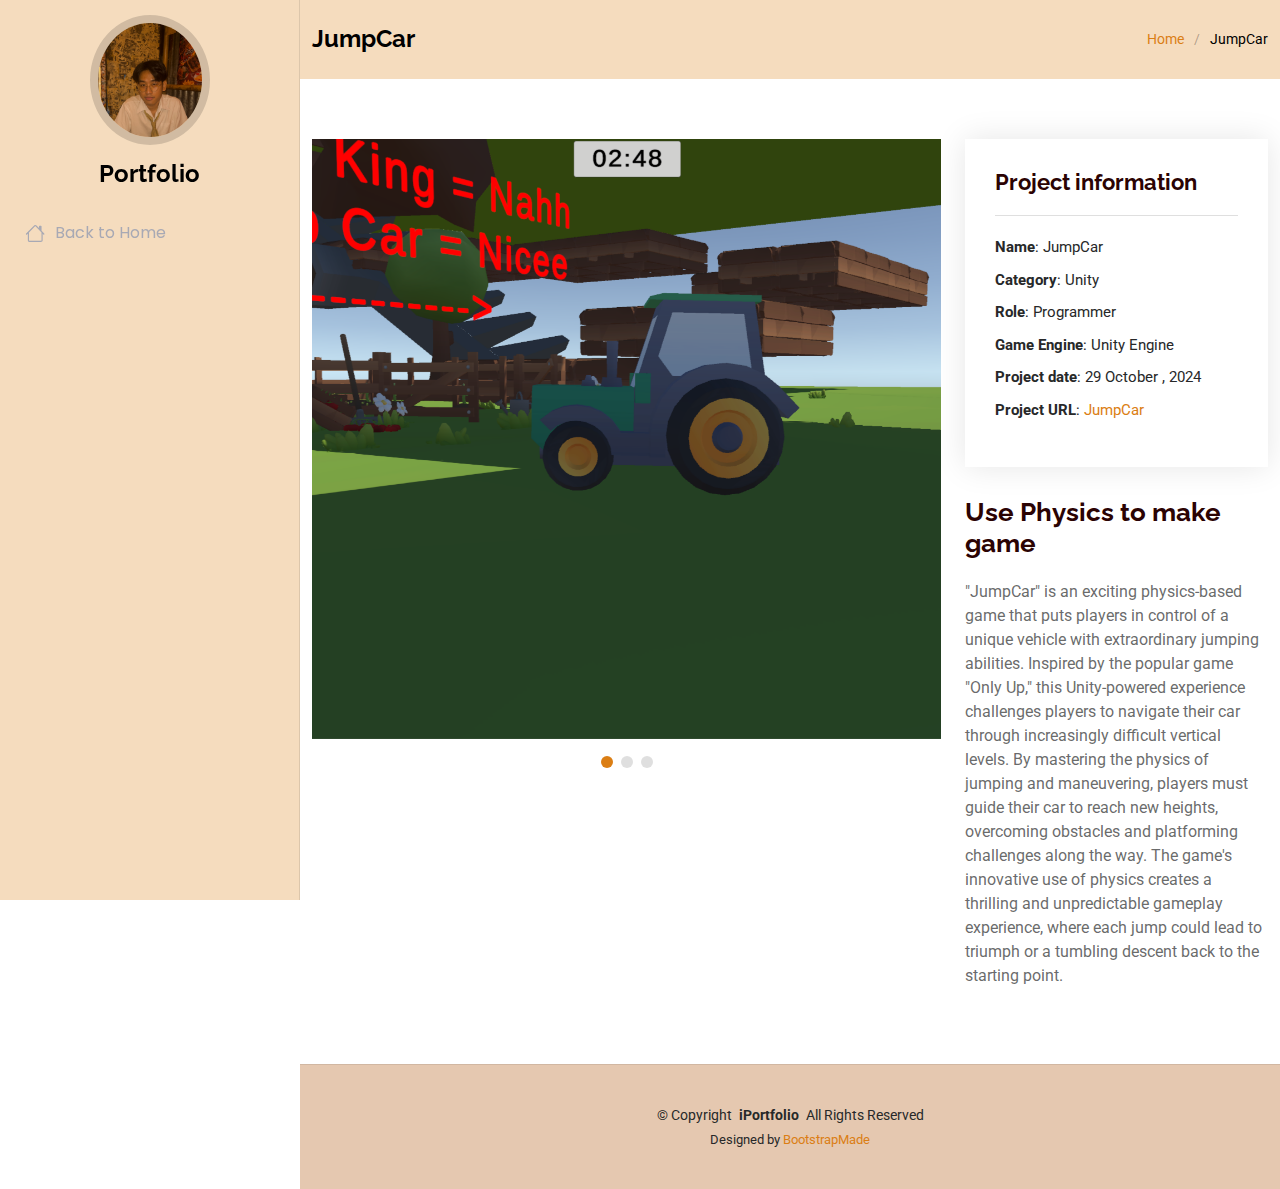
<file: unity2-details.html>
<!DOCTYPE html>
<html lang="en">

<head>
  <meta charset="utf-8">
  <meta content="width=device-width, initial-scale=1.0" name="viewport">
  <title>JumpCar</title>
  <meta content="" name="description">
  <meta content="" name="keywords">

  <!-- Favicons -->
  <link href="assets/img/RedHairIcon.png" rel="icon">
  <link href="assets/img/Redhead.png" rel="apple-touch-icon">

  <!-- Fonts -->
  <link href="https://fonts.googleapis.com" rel="preconnect">
  <link href="https://fonts.gstatic.com" rel="preconnect" crossorigin>
  <link href="https://fonts.googleapis.com/css2?family=Roboto:ital,wght@0,100;0,300;0,400;0,500;0,700;0,900;1,100;1,300;1,400;1,500;1,700;1,900&family=Poppins:ital,wght@0,100;0,200;0,300;0,400;0,500;0,600;0,700;0,800;0,900;1,100;1,200;1,300;1,400;1,500;1,600;1,700;1,800;1,900&family=Raleway:ital,wght@0,100;0,200;0,300;0,400;0,500;0,600;0,700;0,800;0,900;1,100;1,200;1,300;1,400;1,500;1,600;1,700;1,800;1,900&display=swap" rel="stylesheet">

  <!-- Vendor CSS Files -->
  <link href="assets/vendor/bootstrap/css/bootstrap.min.css" rel="stylesheet">
  <link href="assets/vendor/bootstrap-icons/bootstrap-icons.css" rel="stylesheet">
  <link href="assets/vendor/aos/aos.css" rel="stylesheet">
  <link href="assets/vendor/glightbox/css/glightbox.min.css" rel="stylesheet">
  <link href="assets/vendor/swiper/swiper-bundle.min.css" rel="stylesheet">

  <!-- Main CSS File -->
  <link href="assets/css/main.css" rel="stylesheet">

  <!-- =======================================================
  * Template Name: iPortfolio
  * Template URL: https://bootstrapmade.com/iportfolio-bootstrap-portfolio-websites-template/
  * Updated: Jun 29 2024 with Bootstrap v5.3.3
  * Author: BootstrapMade.com
  * License: https://bootstrapmade.com/license/
  ======================================================== -->
</head>

<body class="portfolio-details-page">

  <header id="header" class="header dark-background d-flex flex-column">
    <i class="header-toggle d-xl-none bi bi-list"></i>

    <div class="profile-img">
      <img src="assets/img/Profileimg.jpg" alt="" class="img-fluid rounded-circle">
    </div>

    <a href="index.html" class="logo d-flex align-items-center justify-content-center">
      <!-- Uncomment the line below if you also wish to use an image logo -->
      <!-- <img src="assets/img/logo.png" alt=""> -->
      <h1 class="sitename">Portfolio</h1>
    </a>

    <nav id="navmenu" class="navmenu">
      <ul>
        <li><a href="index.html" class="home-button"><i class="bi bi-house navicon"></i>Back to Home</a></li>
      </ul>
    </nav>

  </header>

  <main class="main">

    <!-- Page Title -->
    <div class="page-title dark-background">
      <div class="container d-lg-flex justify-content-between align-items-center">
        <h1 class="mb-2 mb-lg-0">JumpCar</h1>
        <nav class="breadcrumbs">
          <ol>
            <li><a href="index.html">Home</a></li>
            <li class="current">JumpCar</li>
          </ol>
        </nav>
      </div>
    </div><!-- End Page Title -->

    <!-- Portfolio Details Section -->
    <section id="portfolio-details" class="portfolio-details section">

      <div class="container" data-aos="fade-up" data-aos-delay="100">

        <div class="row gy-4">

          <div class="col-lg-8">
            <div class="portfolio-details-slider swiper init-swiper">

              <script type="application/json" class="swiper-config">
                {
                  "loop": true,
                  "speed": 600,
                  "autoplay": {
                    "delay": 5000
                  },
                  "slidesPerView": "auto",
                  "pagination": {
                    "el": ".swiper-pagination",
                    "type": "bullets",
                    "clickable": true
                  }
                }
              </script>

              <div class="swiper-wrapper align-items-center">

                <div class="swiper-slide">
                  <img src="assets/img/portfolio/Unity3.png" alt="" style="width: 100%; height: 600px; object-fit: cover;">
                </div>

                <div class="swiper-slide">
                  <img src="assets/img/portfolio/Unity4.png" alt="" style="width: 100%; height: 600px; object-fit: cover;">
                </div>

                <div class="swiper-slide">
                  <img src="assets/img/portfolio/Unity5.png" alt="" style="width: 100%; height: 600px; object-fit: cover;">
                </div>

              </div>
              <div class="swiper-pagination"></div>
            </div>
          </div>

          <div class="col-lg-4">
            <div class="portfolio-info" data-aos="fade-up" data-aos-delay="200">
              <h3>Project information</h3>
              <ul>
                <li><strong>Name</strong>: JumpCar </li>
                <li><strong>Category</strong>: Unity </li>
                <li><strong>Role</strong>: Programmer </li>
                <li><strong>Game Engine</strong>: Unity Engine </li>
                <li><strong>Project date</strong>: 29 October , 2024</li>
                <li><strong>Project URL</strong>: <a href="https://drive.google.com/drive/folders/1QZs2E-kTaj6EzwCSWVmgqs0EepuxOCgJ?usp=sharing">JumpCar</a></li>
              </ul>
            </div>
            <div class="portfolio-description" data-aos="fade-up" data-aos-delay="300">
              <h2>Use Physics to make game</h2>
              <p>
                "JumpCar" is an exciting physics-based game that puts players in control of a unique vehicle with extraordinary jumping abilities. Inspired by the popular game "Only Up," this Unity-powered experience challenges players to navigate their car through increasingly difficult vertical levels. By mastering the physics of jumping and maneuvering, players must guide their car to reach new heights, overcoming obstacles and platforming challenges along the way. The game's innovative use of physics creates a thrilling and unpredictable gameplay experience, where each jump could lead to triumph or a tumbling descent back to the starting point.
              </p>
            </div>
          </div>

        </div>

      </div>

    </section><!-- /Portfolio Details Section -->

  </main>

  <footer id="footer" class="footer position-relative light-background">

    <div class="container">
      <div class="copyright text-center ">
        <p>© <span>Copyright</span> <strong class="px-1 sitename">iPortfolio</strong> <span>All Rights Reserved</span></p>
      </div>
      <div class="credits">
        <!-- All the links in the footer should remain intact. -->
        <!-- You can delete the links only if you've purchased the pro version. -->
        <!-- Licensing information: https://bootstrapmade.com/license/ -->
        <!-- Purchase the pro version with working PHP/AJAX contact form: [buy-url] -->
        Designed by <a href="https://bootstrapmade.com/">BootstrapMade</a>
      </div>
    </div>

  </footer>

  <!-- Scroll Top -->
  <a href="#" id="scroll-top" class="scroll-top d-flex align-items-center justify-content-center"><i class="bi bi-arrow-up-short"></i></a>

  <!-- Preloader -->
  <div id="preloader"></div>

  <!-- Vendor JS Files -->
  <script src="assets/vendor/bootstrap/js/bootstrap.bundle.min.js"></script>
  <script src="assets/vendor/php-email-form/validate.js"></script>
  <script src="assets/vendor/aos/aos.js"></script>
  <script src="assets/vendor/typed.js/typed.umd.js"></script>
  <script src="assets/vendor/purecounter/purecounter_vanilla.js"></script>
  <script src="assets/vendor/waypoints/noframework.waypoints.js"></script>
  <script src="assets/vendor/glightbox/js/glightbox.min.js"></script>
  <script src="assets/vendor/imagesloaded/imagesloaded.pkgd.min.js"></script>
  <script src="assets/vendor/isotope-layout/isotope.pkgd.min.js"></script>
  <script src="assets/vendor/swiper/swiper-bundle.min.js"></script>

  <!-- Main JS File -->
  <script src="assets/js/main.js"></script>

</body>

</html>
</file>
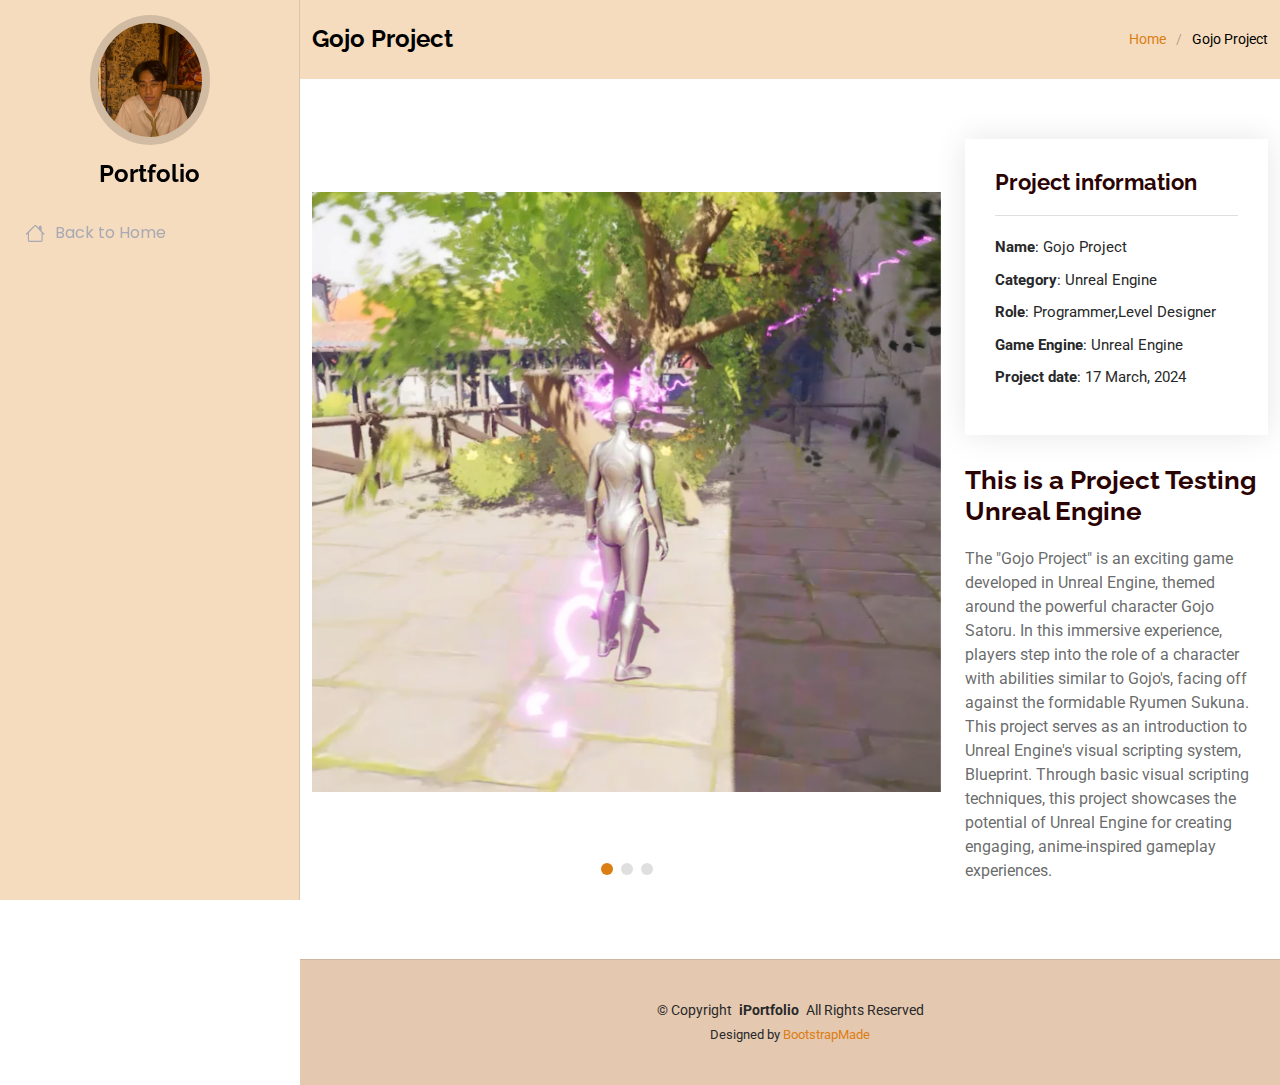
<file: unreal1-details.html>
<!DOCTYPE html>
<html lang="en">

<head>
  <meta charset="utf-8">
  <meta content="width=device-width, initial-scale=1.0" name="viewport">
  <title>Gojo Project</title>
  <meta content="" name="description">
  <meta content="" name="keywords">

  <!-- Favicons -->
  <link href="assets/img/RedHairIcon.png" rel="icon">
  <link href="assets/img/Redhead.png" rel="apple-touch-icon">

  <!-- Fonts -->
  <link href="https://fonts.googleapis.com" rel="preconnect">
  <link href="https://fonts.gstatic.com" rel="preconnect" crossorigin>
  <link href="https://fonts.googleapis.com/css2?family=Roboto:ital,wght@0,100;0,300;0,400;0,500;0,700;0,900;1,100;1,300;1,400;1,500;1,700;1,900&family=Poppins:ital,wght@0,100;0,200;0,300;0,400;0,500;0,600;0,700;0,800;0,900;1,100;1,200;1,300;1,400;1,500;1,600;1,700;1,800;1,900&family=Raleway:ital,wght@0,100;0,200;0,300;0,400;0,500;0,600;0,700;0,800;0,900;1,100;1,200;1,300;1,400;1,500;1,600;1,700;1,800;1,900&display=swap" rel="stylesheet">

  <!-- Vendor CSS Files -->
  <link href="assets/vendor/bootstrap/css/bootstrap.min.css" rel="stylesheet">
  <link href="assets/vendor/bootstrap-icons/bootstrap-icons.css" rel="stylesheet">
  <link href="assets/vendor/aos/aos.css" rel="stylesheet">
  <link href="assets/vendor/glightbox/css/glightbox.min.css" rel="stylesheet">
  <link href="assets/vendor/swiper/swiper-bundle.min.css" rel="stylesheet">

  <!-- Main CSS File -->
  <link href="assets/css/main.css" rel="stylesheet">

  <!-- =======================================================
  * Template Name: iPortfolio
  * Template URL: https://bootstrapmade.com/iportfolio-bootstrap-portfolio-websites-template/
  * Updated: Jun 29 2024 with Bootstrap v5.3.3
  * Author: BootstrapMade.com
  * License: https://bootstrapmade.com/license/
  ======================================================== -->
</head>

<body class="portfolio-details-page">

  <header id="header" class="header dark-background d-flex flex-column">
    <i class="header-toggle d-xl-none bi bi-list"></i>

    <div class="profile-img">
      <img src="assets/img/Profileimg.jpg" alt="" class="img-fluid rounded-circle">
    </div>

    <a href="index.html" class="logo d-flex align-items-center justify-content-center">
      <!-- Uncomment the line below if you also wish to use an image logo -->
      <!-- <img src="assets/img/logo.png" alt=""> -->
      <h1 class="sitename">Portfolio</h1>
    </a>

    <nav id="navmenu" class="navmenu">
      <ul>
        <li><a href="index.html" class="home-button"><i class="bi bi-house navicon"></i>Back to Home</a></li>
      </ul>
    </nav>

  </header>

  <main class="main">

    <!-- Page Title -->
    <div class="page-title dark-background">
      <div class="container d-lg-flex justify-content-between align-items-center">
        <h1 class="mb-2 mb-lg-0">Gojo Project</h1>
        <nav class="breadcrumbs">
          <ol>
            <li><a href="index.html">Home</a></li>
            <li class="current">Gojo Project</li>
          </ol>
        </nav>
      </div>
    </div><!-- End Page Title -->

    <!-- Portfolio Details Section -->
    <section id="portfolio-details" class="portfolio-details section">

      <div class="container" data-aos="fade-up" data-aos-delay="100">

        <div class="row gy-4">

          <div class="col-lg-8">
            <div class="portfolio-details-slider swiper init-swiper">

              <script type="application/json" class="swiper-config">
                {
                  "loop": true,
                  "speed": 600,
                  "slidesPerView": "auto",
                  "pagination": {
                    "el": ".swiper-pagination",
                    "type": "bullets",
                    "clickable": true
                  }
                }
              </script>

              <div class="swiper-wrapper align-items-center">

                <div class="swiper-slide">
                  <img src="assets/img/portfolio/Unreal2.png" alt="" style="width: 100%; height: 600px; object-fit: cover;">
                </div>

                <div class="swiper-slide">
                  <img src="assets/img/portfolio/Unreal1.png" alt="" style="width: 100%; height: 600px; object-fit: cover;">
                </div>

                <div class="swiper-slide">
                  <iframe width="100%" height="700" src="https://www.youtube.com/embed/cHsW4SEOLL4" frameborder="0" allow="accelerometer; autoplay; clipboard-write; encrypted-media; gyroscope; picture-in-picture" allowfullscreen style="object-fit: contain;"></iframe>
                </div>

              </div>
              <div class="swiper-pagination"></div>
            </div>
          </div>

          <div class="col-lg-4">
            <div class="portfolio-info" data-aos="fade-up" data-aos-delay="200">
              <h3>Project information</h3>
              <ul>
                <li><strong>Name</strong>: Gojo Project </li>
                <li><strong>Category</strong>: Unreal Engine </li>
                <li><strong>Role</strong>: Programmer,Level Designer </li>
                <li><strong>Game Engine</strong>: Unreal Engine </li>
                <li><strong>Project date</strong>: 17 March, 2024</li>
              </ul>
            </div>
            <div class="portfolio-description" data-aos="fade-up" data-aos-delay="300">
              <h2>This is a Project Testing Unreal Engine</h2>
              <p>
                The "Gojo Project" is an exciting game developed in Unreal Engine, themed around the powerful character Gojo Satoru. In this immersive experience, players step into the role of a character with abilities similar to Gojo's, facing off against the formidable Ryumen Sukuna. This project serves as an introduction to Unreal Engine's visual scripting system, Blueprint. Through basic visual scripting techniques, this project showcases the potential of Unreal Engine for creating engaging, anime-inspired gameplay experiences.
              </p>
            </div>
          </div>

        </div>

      </div>

    </section><!-- /Portfolio Details Section -->

  </main>

  <footer id="footer" class="footer position-relative light-background">

    <div class="container">
      <div class="copyright text-center ">
        <p>© <span>Copyright</span> <strong class="px-1 sitename">iPortfolio</strong> <span>All Rights Reserved</span></p>
      </div>
      <div class="credits">
        <!-- All the links in the footer should remain intact. -->
        <!-- You can delete the links only if you've purchased the pro version. -->
        <!-- Licensing information: https://bootstrapmade.com/license/ -->
        <!-- Purchase the pro version with working PHP/AJAX contact form: [buy-url] -->
        Designed by <a href="https://bootstrapmade.com/">BootstrapMade</a>
      </div>
    </div>

  </footer>

  <!-- Scroll Top -->
  <a href="#" id="scroll-top" class="scroll-top d-flex align-items-center justify-content-center"><i class="bi bi-arrow-up-short"></i></a>

  <!-- Preloader -->
  <div id="preloader"></div>

  <!-- Vendor JS Files -->
  <script src="assets/vendor/bootstrap/js/bootstrap.bundle.min.js"></script>
  <script src="assets/vendor/php-email-form/validate.js"></script>
  <script src="assets/vendor/aos/aos.js"></script>
  <script src="assets/vendor/typed.js/typed.umd.js"></script>
  <script src="assets/vendor/purecounter/purecounter_vanilla.js"></script>
  <script src="assets/vendor/waypoints/noframework.waypoints.js"></script>
  <script src="assets/vendor/glightbox/js/glightbox.min.js"></script>
  <script src="assets/vendor/imagesloaded/imagesloaded.pkgd.min.js"></script>
  <script src="assets/vendor/isotope-layout/isotope.pkgd.min.js"></script>
  <script src="assets/vendor/swiper/swiper-bundle.min.js"></script>

  <!-- Main JS File -->
  <script src="assets/js/main.js"></script>

</body>

</html>
</file>
<file: assets/css/main.css>
/**
* Template Name: iPortfolio
* Template URL: https://bootstrapmade.com/iportfolio-bootstrap-portfolio-websites-template/
* Updated: Jun 29 2024 with Bootstrap v5.3.3
* Author: BootstrapMade.com
* License: https://bootstrapmade.com/license/
*/

/*--------------------------------------------------------------
# Font & Color Variables
# Help: https://bootstrapmade.com/color-system/
--------------------------------------------------------------*/
/* Fonts */
:root {
  --default-font: "Roboto",  system-ui, -apple-system, "Segoe UI", Roboto, "Helvetica Neue", Arial, "Noto Sans", "Liberation Sans", sans-serif, "Apple Color Emoji", "Segoe UI Emoji", "Segoe UI Symbol", "Noto Color Emoji";
  --heading-font: "Raleway",  sans-serif;
  --nav-font: "Poppins",  sans-serif;
}

/* Global Colors - The following color variables are used throughout the website. Updating them here will change the color scheme of the entire website */
:root { 
  --background-color: #ffffff; /* Background color for the entire website, including individual sections */
  --default-color: #272829; /* Default color used for the majority of the text content across the entire website */
  --heading-color: #2b0303; /* Color for headings, subheadings and title throughout the website */
  --accent-color: rgb(219, 126, 20); /* Accent color that represents your brand on the website. It's used for buttons, links, and other elements that need to stand out */
  --surface-color: #ffffff; /* The surface color is used as a background of boxed elements within sections, such as cards, icon boxes, or other elements that require a visual separation from the global background. */
  --contrast-color: #ffffff; /* Contrast color for text, ensuring readability against backgrounds of accent, heading, or default colors. */
}

/* Nav Menu Colors - The following color variables are used specifically for the navigation menu. They are separate from the global colors to allow for more customization options */
:root {
  --nav-color: #a8a9b4;  /* The default color of the main navmenu links */
  --nav-hover-color: #ffffff; /* Applied to main navmenu links when they are hovered over or active */
  --nav-mobile-background-color: #140604; /* Used as the background color for mobile navigation menu */
  --nav-dropdown-background-color: #040b14; /* Used as the background color for dropdown items that appear when hovering over primary navigation items */
  --nav-dropdown-color: #a8a9b4; /* Used for navigation links of the dropdown items in the navigation menu. */
  --nav-dropdown-hover-color: #ffffff; /* Similar to --nav-hover-color, this color is applied to dropdown navigation links when they are hovered over. */
}

/* Color Presets - These classes override global colors when applied to any section or element, providing reuse of the sam color scheme. */

.light-background {
  --background-color: #d19d728f;
  --surface-color: #ffffff;
}

.dark-background {
  --background-color: #db7e1446;
  --default-color: #000000;
  --heading-color: #000000;
  --surface-color: #151f2b;
  --contrast-color: #ffffff;
}

/* Smooth scroll */
:root {
  scroll-behavior: smooth;
}

/*--------------------------------------------------------------
# General Styling & Shared Classes
--------------------------------------------------------------*/
body {
  color: var(--default-color);
  background-color: var(--background-color);
  font-family: var(--default-font);
}

a {
  color: var(--accent-color);
  text-decoration: none;
  transition: 0.3s;
}

a:hover {
  color: color-mix(in srgb, var(--accent-color), transparent 25%);
  text-decoration: none;
}

h1,
h2,
h3,
h4,
h5,
h6 {
  color: var(--heading-color);
  font-family: var(--heading-font);
}

/* PHP Email Form Messages
------------------------------*/
.php-email-form .error-message {
  display: none;
  background: #df1529;
  color: #ffffff;
  text-align: left;
  padding: 15px;
  margin-bottom: 24px;
  font-weight: 600;
}

.php-email-form .sent-message {
  display: none;
  color: #ffffff;
  background: #059652;
  text-align: center;
  padding: 15px;
  margin-bottom: 24px;
  font-weight: 600;
}

.php-email-form .loading {
  display: none;
  background: var(--surface-color);
  text-align: center;
  padding: 15px;
  margin-bottom: 24px;
}

.php-email-form .loading:before {
  content: "";
  display: inline-block;
  border-radius: 50%;
  width: 24px;
  height: 24px;
  margin: 0 10px -6px 0;
  border: 3px solid var(--accent-color);
  border-top-color: var(--surface-color);
  animation: php-email-form-loading 1s linear infinite;
}

@keyframes php-email-form-loading {
  0% {
    transform: rotate(0deg);
  }

  100% {
    transform: rotate(360deg);
  }
}

/*--------------------------------------------------------------
# Global Header
--------------------------------------------------------------*/
.header {
  color: var(--default-color);
  background-color: var(--background-color);
  position: fixed;
  top: 0;
  left: 0;
  bottom: 0;
  padding: 0 15px;
  width: 300px;
  transition: all ease-in-out 0.3s;
  overflow-y: auto;
  z-index: 997;
  border-right: 1px solid color-mix(in srgb, var(--default-color), transparent 90%);
}

.header .profile-img img {
  margin: 15px auto;
  display: block;
  width: 120px;
  border: 8px solid color-mix(in srgb, var(--default-color), transparent 85%);
}

.header .logo {
  line-height: 1;
  margin-bottom: 15px;
}

.header .logo img {
  max-height: 32px;
  margin-right: 8px;
}

.header .logo h1 {
  font-size: 24px;
  margin: 0;
  font-weight: 700;
  color: var(--heading-color);
}

.header .social-links {
  margin: 0 0 20px 0;
}

.header .social-links a {
  font-size: 16px;
  display: inline-flex;
  align-items: center;
  justify-content: center;
  background: color-mix(in srgb, var(--default-color), transparent 90%);
  color: var(--default-color);
  margin: 0 2px;
  border-radius: 50%;
  text-align: center;
  width: 40px;
  height: 40px;
  transition: 0.3s;
}

.header .social-links a:hover {
  color: var(--contrast-color);
  background: var(--accent-color);
}

@media (min-width: 1200px) {

  .header~main,
  .header~#footer {
    margin-left: 300px;
  }
}

@media (max-width: 1199px) {
  .header {
    left: -100%;
  }
}

.header.header-show {
  left: 0;
}

.header .header-toggle {
  color: var(--contrast-color);
  background-color: var(--accent-color);
  font-size: 22px;
  display: flex;
  align-items: center;
  justify-content: center;
  width: 40px;
  height: 40px;
  border-radius: 50%;
  cursor: pointer;
  position: fixed;
  top: 15px;
  right: 15px;
  z-index: 9999;
  transition: background-color 0.3s;
}

.header .header-toggle:hover {
  color: var(--contrast-color);
  background-color: color-mix(in srgb, var(--accent-color) 90%, white 15%);
}

/*--------------------------------------------------------------
# Navigation Menu
--------------------------------------------------------------*/
.mobile-nav-toggle {
  display: none;
}

.navmenu {
  padding: 0;
  z-index: 9997;
}

.navmenu ul {
  list-style: none;
  padding: 0 0 20px 0;
  margin: 0;
}

.navmenu a,
.navmenu a:focus {
  color: var(--nav-color);
  padding: 15px 10px;
  font-family: var(--nav-font);
  font-size: 16px;
  font-weight: 400;
  display: flex;
  align-items: center;
  white-space: nowrap;
  transition: 0.3s;
  width: 100%;
}

.navmenu a .navicon,
.navmenu a:focus .navicon {
  font-size: 20px;
  margin-right: 10px;
}

.navmenu a .toggle-dropdown,
.navmenu a:focus .toggle-dropdown {
  font-size: 12px;
  line-height: 0;
  margin-left: auto;
  width: 30px;
  height: 30px;
  display: flex;
  align-items: center;
  justify-content: center;
  border-radius: 50%;
  transition: 0.3s;
  flex-shrink: 0;
  background-color: color-mix(in srgb, var(--accent-color), transparent 90%);
}

.navmenu a .toggle-dropdown:hover,
.navmenu a:focus .toggle-dropdown:hover {
  background-color: var(--accent-color);
  color: var(--contrast-color);
}

.navmenu a:hover,
.navmenu .active,
.navmenu .active:focus {
  color: var(--nav-hover-color);
}

.navmenu a:hover .navicon,
.navmenu .active .navicon,
.navmenu .active:focus .navicon {
  color: var(--accent-color);
}

.navmenu .active .toggle-dropdown,
.navmenu .active:focus .toggle-dropdown {
  background-color: var(--accent-color);
  color: var(--contrast-color);
  transform: rotate(180deg);
}

.navmenu .dropdown {
  display: block;
}

.navmenu .dropdown a,
.navmenu .dropdown a:focus {
  color: --nav-dropdown-color;
}

.navmenu .dropdown a:hover,
.navmenu .dropdown .active,
.navmenu .dropdown .active:focus {
  color: var(--nav-dropdown-hover-color);
}

.navmenu .dropdown ul {
  position: static;
  display: none;
  z-index: 99;
  padding: 5px 10px;
  margin: 5px 10px;
  background-color: var(--nav-dropdown-background-color);
  border: 1px solid color-mix(in srgb, var(--default-color), transparent 90%);
  box-shadow: none;
  transition: all 0.5s ease-in-out;
}

.navmenu .dropdown ul ul {
  background-color: rgba(33, 37, 41, 0.1);
}

.navmenu .dropdown>.dropdown-active {
  display: block;
  background-color: rgba(33, 37, 41, 0.03);
}

/*--------------------------------------------------------------
# Global Footer
--------------------------------------------------------------*/
.footer {
  color: var(--default-color);
  background-color: var(--background-color);
  font-size: 14px;
  padding: 40px 0;
  position: relative;
  border-top: 1px solid color-mix(in srgb, var(--default-color), transparent 90%);
}

.footer .copyright p {
  margin-bottom: 0;
}

.footer .credits {
  margin-top: 4px;
  font-size: 13px;
  text-align: center;
}

/*--------------------------------------------------------------
# Preloader
--------------------------------------------------------------*/
#preloader {
  position: fixed;
  inset: 0;
  z-index: 999999;
  overflow: hidden;
  background: var(--background-color);
  transition: all 0.6s ease-out;
}

#preloader:before {
  content: "";
  position: fixed;
  top: calc(50% - 30px);
  left: calc(50% - 30px);
  border: 6px solid #ffffff;
  border-color: var(--accent-color) transparent var(--accent-color) transparent;
  border-radius: 50%;
  width: 60px;
  height: 60px;
  animation: animate-preloader 1.5s linear infinite;
}

@keyframes animate-preloader {
  0% {
    transform: rotate(0deg);
  }

  100% {
    transform: rotate(360deg);
  }
}

/*--------------------------------------------------------------
# Scroll Top Button
--------------------------------------------------------------*/
.scroll-top {
  position: fixed;
  visibility: hidden;
  opacity: 0;
  right: 15px;
  bottom: -15px;
  z-index: 99999;
  background-color: var(--accent-color);
  width: 44px;
  height: 44px;
  border-radius: 50px;
  transition: all 0.4s;
}

.scroll-top i {
  font-size: 24px;
  color: var(--contrast-color);
  line-height: 0;
}

.scroll-top:hover {
  background-color: color-mix(in srgb, var(--accent-color), transparent 20%);
  color: var(--contrast-color);
}

.scroll-top.active {
  visibility: visible;
  opacity: 1;
  bottom: 15px;
}

/*--------------------------------------------------------------
# Disable aos animation delay on mobile devices
--------------------------------------------------------------*/
@media screen and (max-width: 768px) {
  [data-aos-delay] {
    transition-delay: 0 !important;
  }
}

/*--------------------------------------------------------------
# Global Page Titles & Breadcrumbs
--------------------------------------------------------------*/
.page-title {
  color: var(--default-color);
  background-color: var(--background-color);
  padding: 25px 0;
  position: relative;
}

.page-title h1 {
  font-size: 24px;
  font-weight: 700;
}

.page-title .breadcrumbs ol {
  display: flex;
  flex-wrap: wrap;
  list-style: none;
  padding: 0;
  margin: 0;
  font-size: 14px;
  font-weight: 400;
}

.page-title .breadcrumbs ol li+li {
  padding-left: 10px;
}

.page-title .breadcrumbs ol li+li::before {
  content: "/";
  display: inline-block;
  padding-right: 10px;
  color: color-mix(in srgb, var(--default-color), transparent 70%);
}

/*--------------------------------------------------------------
# Global Sections
--------------------------------------------------------------*/
section,
.section {
  color: var(--default-color);
  background-color: var(--background-color);
  padding: 60px 0;
  overflow: clip;
}

/*--------------------------------------------------------------
# Global Section Titles
--------------------------------------------------------------*/
.section-title {
  padding-bottom: 60px;
  position: relative;
}

.section-title h2 {
  font-size: 32px;
  font-weight: 700;
  margin-bottom: 20px;
  padding-bottom: 20px;
  position: relative;
}

.section-title h2:after {
  content: "";
  position: absolute;
  display: block;
  width: 50px;
  height: 3px;
  background: var(--accent-color);
  left: 0;
  bottom: 0;
}

.section-title p {
  margin-bottom: 0;
}

/*--------------------------------------------------------------
# Hero Section
--------------------------------------------------------------*/
.hero {
  width: 100%;
  min-height: 100vh;
  position: relative;
  padding: 80px 0;
  display: flex;
  align-items: center;
  justify-content: center;
}

.hero img {
  position: absolute;
  inset: 0;
  display: block;
  width: 100%;
  height: 100%;
  object-fit: cover;
  z-index: 1;
}

.hero:before {
  content: "";
  background: color-mix(in srgb, var(--background-color), transparent 70%);
  position: absolute;
  inset: 0;
  z-index: 2;
}

.hero .container {
  position: relative;
  z-index: 3;
}

.hero h2 {
  margin: 0;
  font-size: 64px;
  font-weight: 700;
}

.hero p {
  margin: 5px 0 0 0;
  font-size: 26px;
}

.hero p span {
  letter-spacing: 1px;
  border-bottom: 2px solid var(--accent-color);
}

.hero .social-links {
  margin-top: 25px;
}

.hero .social-links a {
  font-size: 24px;
  display: inline-block;
  color: color-mix(in srgb, var(--default-color), transparent 50%);
  line-height: 1;
  margin-right: 20px;
  transition: 0.3s;
}

.hero .social-links a:hover {
  color: var(--accent-color);
}

@media (max-width: 768px) {
  .hero h2 {
    font-size: 32px;
  }

  .hero p {
    font-size: 20px;
  }
}

/*--------------------------------------------------------------
# About Section
--------------------------------------------------------------*/
.about .content h2 {
  font-weight: 700;
  font-size: 24px;
}

.about .content ul {
  list-style: none;
  padding: 0;
}

.about .content ul li {
  margin-bottom: 20px;
  display: flex;
  align-items: center;
}

.about .content ul strong {
  margin-right: 10px;
}

.about .content ul i {
  font-size: 16px;
  margin-right: 5px;
  color: var(--accent-color);
  line-height: 0;
}

/*--------------------------------------------------------------
# Stats Section
--------------------------------------------------------------*/
.stats .stats-item {
  padding: 30px;
  width: 100%;
}

.stats .stats-item i {
  color: var(--accent-color);
  display: block;
  font-size: 44px;
  float: left;
  line-height: 0;
}

.stats .stats-item .purecounter {
  color: var(--heading-color);
  font-size: 48px;
  line-height: 40px;
  display: block;
  font-weight: 700;
  margin-left: 60px;
}

.stats .stats-item p {
  color: color-mix(in srgb, var(--default-color), transparent 40%);
  padding: 15px 0 0 0;
  margin: 0 0 0 60px;
  font-family: var(--heading-font);
  font-size: 14px;
}

/*--------------------------------------------------------------
# Skills Section
--------------------------------------------------------------*/
.skills .progress {
  height: 60px;
  display: block;
  background: none;
  border-radius: 0;
}

.skills .progress .skill {
  color: var(--heading-color);
  padding: 0;
  margin: 0 0 6px 0;
  text-transform: uppercase;
  display: block;
  font-weight: 600;
  font-family: var(--heading-font);
}

.skills .progress .skill .val {
  float: right;
  font-style: normal;
}

.skills .progress-bar-wrap {
  background: color-mix(in srgb, var(--default-color), transparent 90%);
  height: 10px;
}

.skills .progress-bar {
  width: 1px;
  height: 10px;
  transition: 0.9s;
  background-color: var(--accent-color);
}

/*--------------------------------------------------------------
# Resume Section
--------------------------------------------------------------*/
.resume .resume-title {
  color: var(--heading-color);
  font-size: 26px;
  font-weight: 700;
  margin-top: 20px;
  margin-bottom: 20px;
}

.resume .resume-item {
  padding: 0 0 20px 20px;
  margin-top: -2px;
  border-left: 2px solid var(--accent-color);
  position: relative;
}

.resume .resume-item h4 {
  line-height: 18px;
  font-size: 18px;
  font-weight: 600;
  text-transform: uppercase;
  color: color-mix(in srgb, var(--default-color), transparent 20%);
  margin-bottom: 10px;
}

.resume .resume-item h5 {
  font-size: 16px;
  padding: 5px 15px;
  display: inline-block;
  font-weight: 600;
  margin-bottom: 10px;
}

.resume .resume-item ul {
  padding-left: 20px;
}

.resume .resume-item ul li {
  padding-bottom: 10px;
}

.resume .resume-item:last-child {
  padding-bottom: 0;
}

.resume .resume-item::before {
  content: "";
  position: absolute;
  width: 16px;
  height: 16px;
  border-radius: 50px;
  left: -9px;
  top: 0;
  background: var(--background-color);
  border: 2px solid var(--accent-color);
}

/*--------------------------------------------------------------
# Portfolio Section
--------------------------------------------------------------*/
.portfolio .portfolio-filters {
  padding: 0;
  margin: 0 auto 20px auto;
  list-style: none;
  text-align: center;
}

.portfolio .portfolio-filters li {
  cursor: pointer;
  display: inline-block;
  padding: 0;
  font-size: 14px;
  font-weight: 400;
  margin: 0 10px;
  line-height: 1;
  text-transform: uppercase;
  margin-bottom: 10px;
  transition: all 0.3s ease-in-out;
}

.portfolio .portfolio-filters li:hover,
.portfolio .portfolio-filters li.filter-active {
  color: var(--accent-color);
}

.portfolio .portfolio-filters li:first-child {
  margin-left: 0;
}

.portfolio .portfolio-filters li:last-child {
  margin-right: 0;
}

@media (max-width: 575px) {
  .portfolio .portfolio-filters li {
    font-size: 14px;
    margin: 0 5px;
  }
}

.portfolio .portfolio-content {
  position: relative;
  overflow: hidden;
}

.portfolio .portfolio-content img {
  transition: 0.3s;
}

.portfolio .portfolio-content .portfolio-info {
  opacity: 0;
  position: absolute;
  inset: 0;
  z-index: 3;
  transition: all ease-in-out 0.3s;
  background: rgba(0, 0, 0, 0.6);
  padding: 15px;
}

.portfolio .portfolio-content .portfolio-info h4 {
  font-size: 14px;
  padding: 5px 10px;
  font-weight: 400;
  color: #ffffff;
  display: inline-block;
  background-color: var(--accent-color);
}

.portfolio .portfolio-content .portfolio-info p {
  position: absolute;
  bottom: 10px;
  text-align: center;
  display: inline-block;
  left: 0;
  right: 0;
  font-size: 16px;
  font-weight: 600;
  color: rgba(255, 255, 255, 0.8);
}

.portfolio .portfolio-content .portfolio-info .preview-link,
.portfolio .portfolio-content .portfolio-info .details-link {
  position: absolute;
  left: calc(50% - 40px);
  font-size: 26px;
  top: calc(50% - 14px);
  color: #fff;
  transition: 0.3s;
  line-height: 1.2;
}

.portfolio .portfolio-content .portfolio-info .preview-link:hover,
.portfolio .portfolio-content .portfolio-info .details-link:hover {
  color: var(--accent-color);
}

.portfolio .portfolio-content .portfolio-info .details-link {
  left: 50%;
  font-size: 34px;
  line-height: 0;
}

.portfolio .portfolio-content:hover .portfolio-info {
  opacity: 1;
}

.portfolio .portfolio-content:hover img {
  transform: scale(1.1);
}

/*--------------------------------------------------------------
# Services Section
--------------------------------------------------------------*/
.services .service-item {
  position: relative;
}

.services .service-item .icon {
  background: var(--accent-color);
  display: flex;
  align-items: center;
  justify-content: center;
  width: 54px;
  height: 54px;
  border-radius: 50%;
  transition: 0.5s;
  border: 1px solid var(--accent-color);
  margin-right: 20px;
}

.services .service-item .icon i {
  color: var(--contrast-color);
  font-size: 24px;
  line-height: 0;
}

.services .service-item:hover .icon {
  background: var(--surface-color);
}

.services .service-item:hover .icon i {
  color: var(--accent-color);
}

.services .service-item .title {
  font-weight: 700;
  margin-bottom: 15px;
  font-size: 18px;
}

.services .service-item .title a {
  color: var(--heading-color);
}

.services .service-item .title a:hover {
  color: var(--accent-color);
}

.services .service-item .description {
  line-height: 24px;
  font-size: 14px;
}

/*--------------------------------------------------------------
# Testimonials Section
--------------------------------------------------------------*/
.testimonials .testimonials-carousel,
.testimonials .testimonials-slider {
  overflow: hidden;
}

.testimonials .testimonial-item {
  box-sizing: content-box;
  text-align: center;
  min-height: 320px;
}

.testimonials .testimonial-item .testimonial-img {
  width: 90px;
  border-radius: 50%;
  margin: 0 auto;
}

.testimonials .testimonial-item h3 {
  font-size: 18px;
  font-weight: bold;
  margin: 10px 0 5px 0;
}

.testimonials .testimonial-item h4 {
  font-size: 14px;
  color: color-mix(in srgb, var(--default-color), transparent 20%);
  margin: 0;
}

.testimonials .testimonial-item .quote-icon-left,
.testimonials .testimonial-item .quote-icon-right {
  color: color-mix(in srgb, var(--accent-color), transparent 40%);
  font-size: 26px;
  line-height: 0;
}

.testimonials .testimonial-item .quote-icon-left {
  display: inline-block;
  left: -5px;
  position: relative;
}

.testimonials .testimonial-item .quote-icon-right {
  display: inline-block;
  right: -5px;
  position: relative;
  top: 10px;
  transform: scale(-1, -1);
}

.testimonials .testimonial-item p {
  font-style: italic;
  margin: 0 15px 15px 15px;
  padding: 20px;
  background-color: var(--surface-color);
  position: relative;
  margin-bottom: 35px;
  border-radius: 6px;
  box-shadow: 0px 2px 15px rgba(0, 0, 0, 0.1);
}

.testimonials .testimonial-item p::after {
  content: "";
  width: 0;
  height: 0;
  border-top: 20px solid var(--surface-color);
  border-right: 20px solid transparent;
  border-left: 20px solid transparent;
  position: absolute;
  bottom: -20px;
  left: calc(50% - 20px);
}

.testimonials .swiper-wrapper {
  height: auto;
}

.testimonials .swiper-pagination {
  margin-top: 40px;
  position: relative;
}

.testimonials .swiper-pagination .swiper-pagination-bullet {
  width: 12px;
  height: 12px;
  background-color: var(--background-color);
  opacity: 1;
  border: 1px solid var(--accent-color);
}

.testimonials .swiper-pagination .swiper-pagination-bullet-active {
  background-color: var(--accent-color);
}

/*--------------------------------------------------------------
# Contact Section
--------------------------------------------------------------*/
.contact .info-wrap {
  background-color: var(--surface-color);
  box-shadow: 0px 0px 20px rgba(0, 0, 0, 0.1);
  padding: 30px;
}

@media (max-width: 575px) {
  .contact .info-wrap {
    padding: 20px;
  }
}

.contact .info-item {
  margin-bottom: 40px;
}

.contact .info-item i {
  font-size: 20px;
  color: var(--accent-color);
  background: color-mix(in srgb, var(--accent-color), transparent 92%);
  width: 44px;
  height: 44px;
  display: flex;
  justify-content: center;
  align-items: center;
  border-radius: 50px;
  transition: all 0.3s ease-in-out;
  margin-right: 15px;
}

.contact .info-item h3 {
  padding: 0;
  font-size: 18px;
  font-weight: 700;
  margin-bottom: 5px;
}

.contact .info-item p {
  padding: 0;
  margin-bottom: 0;
  font-size: 14px;
}

.contact .info-item:hover i {
  background: var(--accent-color);
  color: var(--contrast-color);
}

.contact .php-email-form {
  background-color: var(--surface-color);
  height: 100%;
  padding: 30px;
  box-shadow: 0px 0px 20px rgba(0, 0, 0, 0.1);
}

@media (max-width: 575px) {
  .contact .php-email-form {
    padding: 20px;
  }
}

.contact .php-email-form input[type=text],
.contact .php-email-form input[type=email],
.contact .php-email-form textarea {
  font-size: 14px;
  padding: 10px 15px;
  box-shadow: none;
  border-radius: 0;
  color: var(--default-color);
  background-color: var(--surface-color);
  border-color: color-mix(in srgb, var(--default-color), transparent 80%);
}

.contact .php-email-form input[type=text]:focus,
.contact .php-email-form input[type=email]:focus,
.contact .php-email-form textarea:focus {
  border-color: var(--accent-color);
}

.contact .php-email-form input[type=text]::placeholder,
.contact .php-email-form input[type=email]::placeholder,
.contact .php-email-form textarea::placeholder {
  color: color-mix(in srgb, var(--default-color), transparent 70%);
}

.contact .php-email-form button[type=submit] {
  color: var(--contrast-color);
  background: var(--accent-color);
  border: 0;
  padding: 10px 30px;
  transition: 0.4s;
  border-radius: 50px;
}

.contact .php-email-form button[type=submit]:hover {
  background: color-mix(in srgb, var(--accent-color), transparent 25%);
}

/*--------------------------------------------------------------
# Portfolio Details Section
--------------------------------------------------------------*/
.portfolio-details .portfolio-details-slider img {
  width: 100%;
}

.portfolio-details .portfolio-details-slider .swiper-pagination {
  margin-top: 20px;
  position: relative;
}

.portfolio-details .portfolio-details-slider .swiper-pagination .swiper-pagination-bullet {
  width: 12px;
  height: 12px;
  background-color: color-mix(in srgb, var(--default-color), transparent 85%);
  opacity: 1;
}

.portfolio-details .portfolio-details-slider .swiper-pagination .swiper-pagination-bullet-active {
  background-color: var(--accent-color);
}

.portfolio-details .portfolio-info {
  padding: 30px;
  box-shadow: 0px 0 30px rgba(0, 0, 0, 0.1);
}

.portfolio-details .portfolio-info h3 {
  font-size: 22px;
  font-weight: 700;
  margin-bottom: 20px;
  padding-bottom: 20px;
  border-bottom: 1px solid color-mix(in srgb, var(--default-color), transparent 85%);
}

.portfolio-details .portfolio-info ul {
  list-style: none;
  padding: 0;
  font-size: 15px;
}

.portfolio-details .portfolio-info ul li+li {
  margin-top: 10px;
}

.portfolio-details .portfolio-description {
  padding-top: 30px;
}

.portfolio-details .portfolio-description h2 {
  font-size: 26px;
  font-weight: 700;
  margin-bottom: 20px;
}

.portfolio-details .portfolio-description p {
  padding: 0;
  color: color-mix(in srgb, var(--default-color), transparent 30%);
}

/*--------------------------------------------------------------
# Service Details Section
--------------------------------------------------------------*/
.service-details .services-list {
  padding: 10px 30px;
  border: 1px solid color-mix(in srgb, var(--default-color), transparent 90%);
  margin-bottom: 20px;
}

.service-details .services-list a {
  display: block;
  line-height: 1;
  padding: 8px 0 8px 15px;
  border-left: 3px solid color-mix(in srgb, var(--default-color), transparent 70%);
  margin: 20px 0;
  color: color-mix(in srgb, var(--default-color), transparent 20%);
  transition: 0.3s;
}

.service-details .services-list a.active {
  color: var(--heading-color);
  font-weight: 700;
  border-color: var(--accent-color);
}

.service-details .services-list a:hover {
  border-color: var(--accent-color);
}

.service-details .services-img {
  margin-bottom: 20px;
}

.service-details h3 {
  font-size: 26px;
  font-weight: 700;
}

.service-details h4 {
  font-size: 20px;
  font-weight: 700;
}

.service-details p {
  font-size: 15px;
}

.service-details ul {
  list-style: none;
  padding: 0;
  font-size: 15px;
}

.service-details ul li {
  padding: 5px 0;
  display: flex;
  align-items: center;
}

.service-details ul i {
  font-size: 20px;
  margin-right: 8px;
  color: var(--accent-color);
}

/*--------------------------------------------------------------
# Starter Section Section
--------------------------------------------------------------*/
.starter-section {
  /* Add your styles here */
}
</file>
